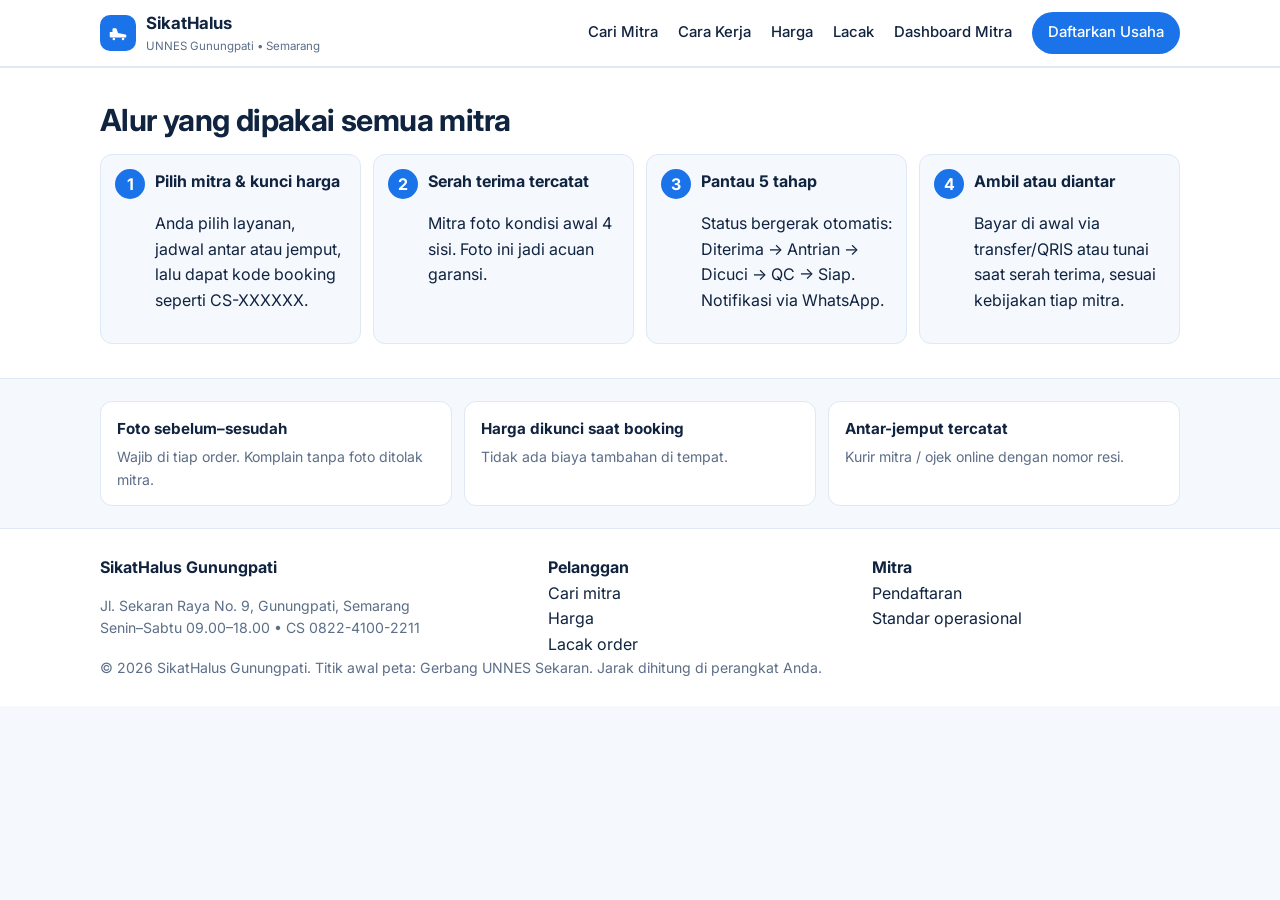
<file: cara-kerja.html>
<!DOCTYPE html>
<html lang="id">
<head>
<meta charset="UTF-8">
<meta name="viewport" content="width=device-width, initial-scale=1.0">
<title>Cara Kerja — SikatHalus Semarang</title>
<meta name="description" content="Alur dan standar operasional cuci sepatu di StepClean UNNES Gunungpati.">
<link rel="stylesheet" href="styles.css">
<link rel="preconnect" href="https://fonts.googleapis.com">
<link rel="preconnect" href="https://fonts.gstatic.com" crossorigin>
<link href="https://fonts.googleapis.com/css2?family=Inter:wght@400;500;600;700&display=swap" rel="stylesheet">
</head>
<body>

<header class="topbar">
  <div class="wrap topbar-inner">
    <a class="brand" href="index.html" aria-label="StepClean beranda">
      <span class="brand-mark" aria-hidden="true"><svg width="22" height="22" viewBox="0 0 24 24" fill="none"><path d="M3 16.5C3 16.5 6 17 8.5 17H20C20.5 17 21 16.6 21 16V14.5C21 14 20.6 13.6 20.1 13.5L12 12L10.5 7.5C10.4 7 10 6.7 9.5 6.7H7C6.4 6.7 6 7.1 6 7.7V11H3V16.5Z" fill="currentColor"/><circle cx="7.5" cy="18.5" r="1.4" fill="currentColor"/><circle cx="17.5" cy="18.5" r="1.4" fill="currentColor"/></svg></span>
      <span class="brand-text">SikatHalus <em>UNNES Gunungpati • Semarang</em></span>
    </a>
    <!-- NAVIGASI BARU DI index.html -->
  <nav class="nav" aria-label="Navigasi utama">
    <a href="mitra.html">Cari Mitra</a>
    <a href="cara-kerja.html">Cara Kerja</a>
    <a href="harga.html">Harga</a>
    <a href="lacak.html">Lacak</a>
    <a href="dashboard.html">Dashboard Mitra</a>
    <a href="gabung.html" class="nav-cta">Daftarkan Usaha</a>
  </nav>
    <button class="menu-btn" id="menuBtn" aria-label="Buka menu" aria-expanded="false">Menu</button>
  </div>
  <div class="mobile-nav" id="mobileNav" hidden>
    <a href="mitra.html">Cari Mitra</a>
    <a href="cara-kerja.html">Cara Kerja</a>
    <a href="harga.html">Harga</a>
    <a href="lacak.html">Lacak</a>
    <a href="dashboard.html">Dashboard Mitra</a>
    <a href="gabung.html" class="nav-cta">Daftarkan Usaha</a>
  </div>
</header>

<main>
  <!-- CARA KERJA -->
  <section id="cara" class="section band">
    <div class="wrap">
      <h2>Alur yang dipakai semua mitra</h2>
      <ol class="steps">
        <li><span>1</span><div><strong>Pilih mitra & kunci harga</strong><p>Anda pilih layanan, jadwal antar atau jemput, lalu dapat kode booking seperti CS-XXXXXX.</p></div></li>
        <li><span>2</span><div><strong>Serah terima tercatat</strong><p>Mitra foto kondisi awal 4 sisi. Foto ini jadi acuan garansi.</p></div></li>
        <li><span>3</span><div><strong>Pantau 5 tahap</strong><p>Status bergerak otomatis: Diterima → Antrian → Dicuci → QC → Siap. Notifikasi via WhatsApp.</p></div></li>
        <li><span>4</span><div><strong>Ambil atau diantar</strong><p>Bayar di awal via transfer/QRIS atau tunai saat serah terima, sesuai kebijakan tiap mitra.</p></div></li>
      </ol>
    </div>
  </section>

    <!-- TRUST BAR -->
  <section class="trust wrap" aria-label="Jaminan layanan">
    <div><strong>Foto sebelum–sesudah</strong><p>Wajib di tiap order. Komplain tanpa foto ditolak mitra.</p></div>
    <div><strong>Harga dikunci saat booking</strong><p>Tidak ada biaya tambahan di tempat.</p></div>
    <div><strong>Antar-jemput tercatat</strong><p>Kurir mitra / ojek online dengan nomor resi.</p></div>
  </section>
</main>

<footer>
  <div class="wrap foot-grid">
    <div><strong>SikatHalus Gunungpati</strong><p class="muted small">Jl. Sekaran Raya No. 9, Gunungpati, Semarang<br>Senin–Sabtu 09.00–18.00 • CS 0822-4100-2211</p></div>
    <div><strong>Pelanggan</strong><br><a href="mitra.html">Cari mitra</a><br><a href="harga.html">Harga</a><br><a href="lacak.html">Lacak order</a></div>
    <div><strong>Mitra</strong><br><a href="gabung.html">Pendaftaran</a><br><a href="#cara">Standar operasional</a></div>
  </div>
  <p class="wrap muted small">© 2026 SikatHalus Gunungpati. Titik awal peta: Gerbang UNNES Sekaran. Jarak dihitung di perangkat Anda.</p>
</footer>

<script src="data.js"></script>
<script src="common.js"></script>
</body>
</html>
</file>
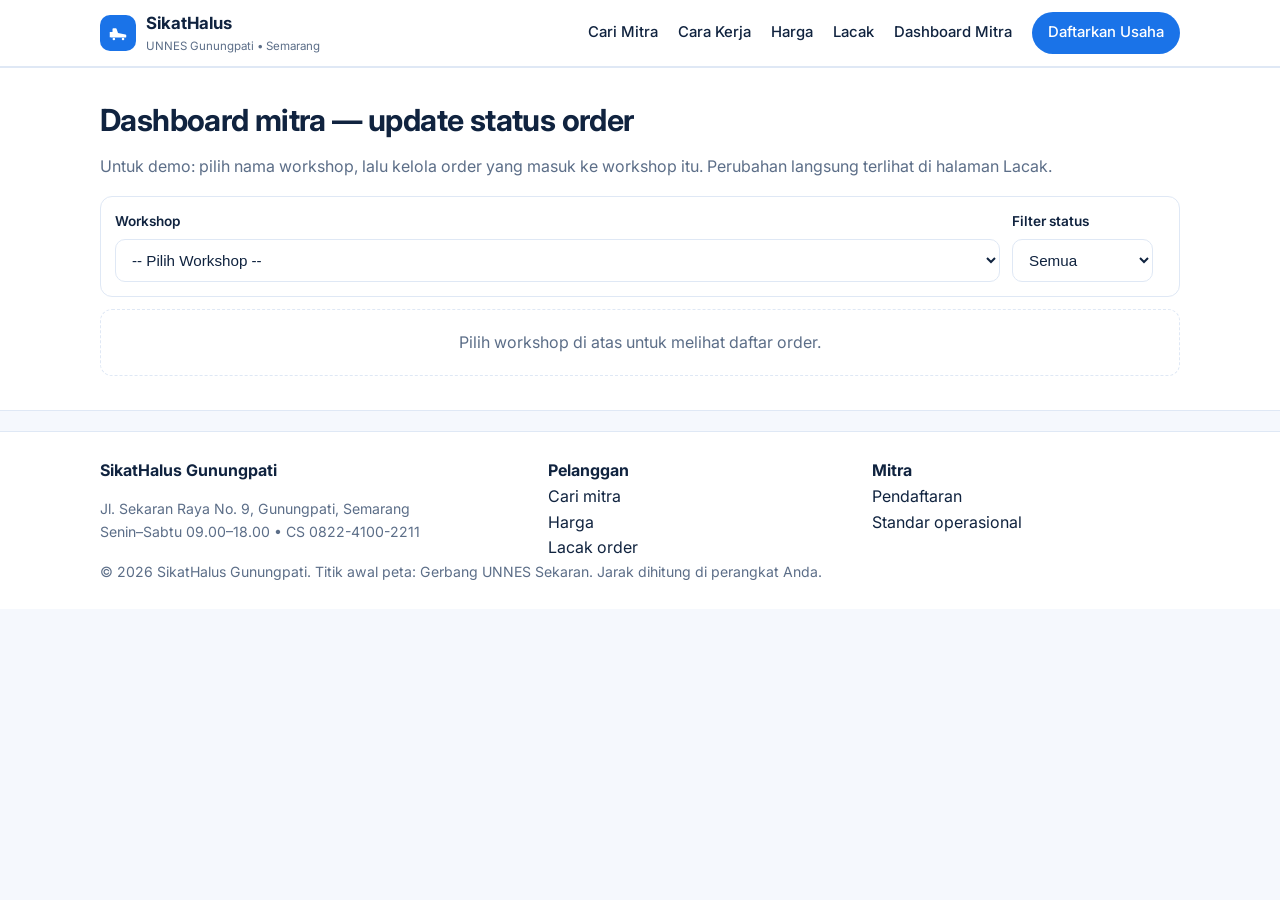
<file: dashboard.html>
<!DOCTYPE html>
<html lang="id">
<head>
<meta charset="UTF-8">
<meta name="viewport" content="width=device-width, initial-scale=1.0">
<title>Dashboard Mitra — SikatHalus Semarang</title>
<meta name="description" content="Panel pengelola pesanan dan status pengerjaan cuci sepatu untuk Mitra StepClean.">
<link rel="stylesheet" href="styles.css">
<link rel="preconnect" href="https://fonts.googleapis.com">
<link rel="preconnect" href="https://fonts.gstatic.com" crossorigin>
<link href="https://fonts.googleapis.com/css2?family=Inter:wght@400;500;600;700&display=swap" rel="stylesheet">
</head>
<body>

<header class="topbar">
  <div class="wrap topbar-inner">
    <a class="brand" href="index.html" aria-label="StepClean beranda">
      <span class="brand-mark" aria-hidden="true"><svg width="22" height="22" viewBox="0 0 24 24" fill="none"><path d="M3 16.5C3 16.5 6 17 8.5 17H20C20.5 17 21 16.6 21 16V14.5C21 14 20.6 13.6 20.1 13.5L12 12L10.5 7.5C10.4 7 10 6.7 9.5 6.7H7C6.4 6.7 6 7.1 6 7.7V11H3V16.5Z" fill="currentColor"/><circle cx="7.5" cy="18.5" r="1.4" fill="currentColor"/><circle cx="17.5" cy="18.5" r="1.4" fill="currentColor"/></svg></span>
      <span class="brand-text">SikatHalus <em>UNNES Gunungpati • Semarang</em></span>
    </a>
    <!-- NAVIGASI BARU DI index.html -->
  <nav class="nav" aria-label="Navigasi utama">
    <a href="mitra.html">Cari Mitra</a>
    <a href="cara-kerja.html">Cara Kerja</a>
    <a href="harga.html">Harga</a>
    <a href="lacak.html">Lacak</a>
    <a href="dashboard.html">Dashboard Mitra</a>
    <a href="gabung.html" class="nav-cta">Daftarkan Usaha</a>
  </nav>
    <button class="menu-btn" id="menuBtn" aria-label="Buka menu" aria-expanded="false">Menu</button>
  </div>
  <div class="mobile-nav" id="mobileNav" hidden>
     <a href="mitra.html">Cari Mitra</a>
    <a href="cara-kerja.html">Cara Kerja</a>
    <a href="harga.html">Harga</a>
    <a href="lacak.html">Lacak</a>
    <a href="dashboard.html">Dashboard Mitra</a>
    <a href="gabung.html" class="nav-cta">Daftarkan Usaha</a>
  </div>
</header>

<main>
  <section id="dashboard" class="section band">
    <div class="wrap">
      <h2>Dashboard mitra — update status order</h2>
      <p class="muted">Untuk demo: pilih nama workshop, lalu kelola order yang masuk ke workshop itu. Perubahan langsung terlihat di halaman Lacak.</p>
      <div class="filters">
        <label class="field grow">Workshop
          <select id="dMitra"></select>
        </label>
        <label class="field">Filter status
          <select id="dFilter">
            <option value="">Semua</option>
            <option value="aktif">Belum selesai</option>
            <option value="selesai">Selesai</option>
          </select>
        </label>
        <div class="dash-stats" id="dashStats"></div>
      </div>
      <div id="dashList" class="dash-list"></div>
    </div>
  </section>
</main>

<footer>
  <div class="wrap foot-grid">
    <div><strong>SikatHalus Gunungpati</strong><p class="muted small">Jl. Sekaran Raya No. 9, Gunungpati, Semarang<br>Senin–Sabtu 09.00–18.00 • CS 0822-4100-2211</p></div>
    <div><strong>Pelanggan</strong><br><a href="#mitra">Cari mitra</a><br><a href="#harga">Harga</a><br><a href="#lacak">Lacak order</a></div>
    <div><strong>Mitra</strong><br><a href="#gabung">Pendaftaran</a><br><a href="#cara">Standar operasional</a></div>
  </div>
  <p class="wrap muted small">© 2026 SikatHalus Gunungpati. Titik awal peta: Gerbang UNNES Sekaran. Jarak dihitung di perangkat Anda.</p>
</footer>

<script src="data.js"></script>
<script src="common.js"></script>
<script src="dashboard.js"></script>
</body>
</html>
</file>
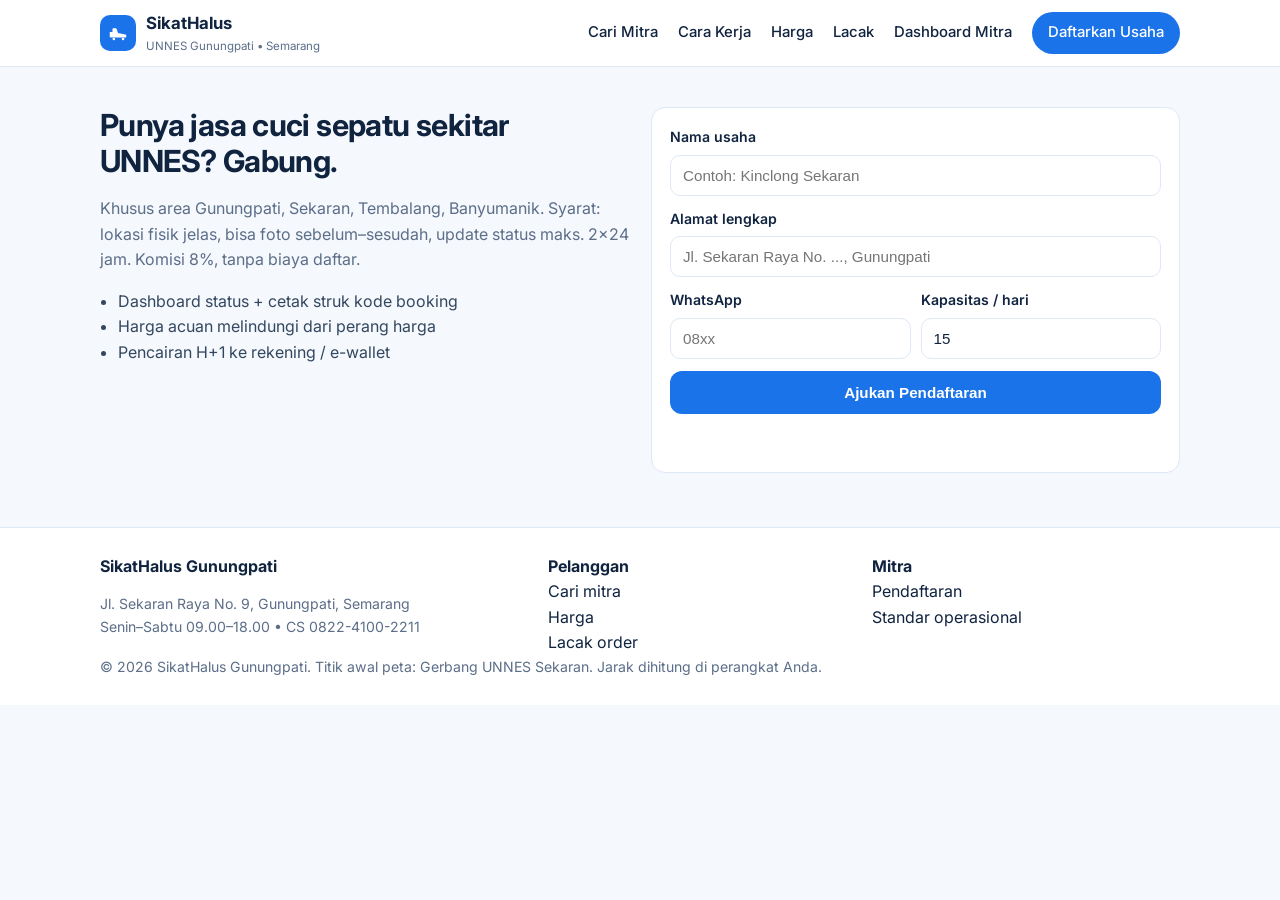
<file: gabung.html>
<!DOCTYPE html>
<html lang="id">
<head>
<meta charset="UTF-8">
<meta name="viewport" content="width=device-width, initial-scale=1.0">
<title>Pendaftaran Mitra — SikatHalus Semarang</title>
<meta name="description" content="Daftarkan usaha jasa cuci sepatu Anda menjadi mitra StepClean Sekaran UNNES Gunungpati.">
<link rel="stylesheet" href="styles.css">
<link rel="preconnect" href="https://fonts.googleapis.com">
<link rel="preconnect" href="https://fonts.gstatic.com" crossorigin>
<link href="https://fonts.googleapis.com/css2?family=Inter:wght@400;500;600;700&display=swap" rel="stylesheet">
</head>
<body>

<header class="topbar">
  <div class="wrap topbar-inner">
    <a class="brand" href="index.html" aria-label="StepClean beranda">
      <span class="brand-mark" aria-hidden="true"><svg width="22" height="22" viewBox="0 0 24 24" fill="none"><path d="M3 16.5C3 16.5 6 17 8.5 17H20C20.5 17 21 16.6 21 16V14.5C21 14 20.6 13.6 20.1 13.5L12 12L10.5 7.5C10.4 7 10 6.7 9.5 6.7H7C6.4 6.7 6 7.1 6 7.7V11H3V16.5Z" fill="currentColor"/><circle cx="7.5" cy="18.5" r="1.4" fill="currentColor"/><circle cx="17.5" cy="18.5" r="1.4" fill="currentColor"/></svg></span>
      <span class="brand-text">SikatHalus <em>UNNES Gunungpati • Semarang</em></span>
    </a>
    <!-- NAVIGASI BARU DI index.html -->
  <nav class="nav" aria-label="Navigasi utama">
    <a href="mitra.html">Cari Mitra</a>
    <a href="cara-kerja.html">Cara Kerja</a>
    <a href="harga.html">Harga</a>
    <a href="lacak.html">Lacak</a>
    <a href="dashboard.html">Dashboard Mitra</a>
    <a href="gabung.html" class="nav-cta">Daftarkan Usaha</a>
  </nav>
    <button class="menu-btn" id="menuBtn" aria-label="Buka menu" aria-expanded="false">Menu</button>
  </div>
  <div class="mobile-nav" id="mobileNav" hidden>
    <a href="mitra.html">Cari Mitra</a>
    <a href="cara-kerja.html">Cara Kerja</a>
    <a href="harga.html">Harga</a>
    <a href="lacak.html">Lacak</a>
    <a href="dashboard.html">Dashboard Mitra</a>
    <a href="gabung.html" class="nav-cta">Daftarkan Usaha</a>
  </div>
</header>

<main>
  <!-- GABUNG -->
  <section id="gabung" class="section wrap gabung" style="padding-top: 40px;">
    <div>
      <h2>Punya jasa cuci sepatu sekitar UNNES? Gabung.</h2>
      <p class="muted">Khusus area Gunungpati, Sekaran, Tembalang, Banyumanik. Syarat: lokasi fisik jelas, bisa foto sebelum–sesudah, update status maks. 2x24 jam. Komisi 8%, tanpa biaya daftar.</p>
      <ul class="checklist">
        <li>Dashboard status + cetak struk kode booking</li>
        <li>Harga acuan melindungi dari perang harga</li>
        <li>Pencairan H+1 ke rekening / e-wallet</li>
      </ul>
    </div>
    <form id="mitraForm" class="card-form">
      <label>Nama usaha<input required placeholder="Contoh: Kinclong Sekaran"></label>
      <label>Alamat lengkap<input required placeholder="Jl. Sekaran Raya No. ..., Gunungpati"></label>
      <div class="row2">
        <label>WhatsApp<input required placeholder="08xx" inputmode="tel"></label>
        <label>Kapasitas / hari<input type="number" min="1" value="15"></label>
      </div>
      <button class="btn primary" type="submit">Ajukan Pendaftaran</button>
      <p class="muted small" id="mitraMsg" role="status"></p>
    </form>
  </section>
</main>

<footer>
  <div class="wrap foot-grid">
    <div><strong>SikatHalus Gunungpati</strong><p class="muted small">Jl. Sekaran Raya No. 9, Gunungpati, Semarang<br>Senin–Sabtu 09.00–18.00 • CS 0822-4100-2211</p></div>
    <div><strong>Pelanggan</strong><br><a href="mitra.html">Cari mitra</a><br><a href="harga.html">Harga</a><br><a href="lacak.html">Lacak order</a></div>
    <div><strong>Mitra</strong><br><a href="gabung.html">Pendaftaran</a><br><a href="#cara">Standar operasional</a></div>
  </div>
  <p class="wrap muted small">© 2026 SikatHalus Gunungpati. Titik awal peta: Gerbang UNNES Sekaran. Jarak dihitung di perangkat Anda.</p>
</footer>

<script src="data.js"></script>
<script src="common.js"></script>
<script>
  document.getElementById("mitraForm").addEventListener("submit", e => {
    e.preventDefault();
    document.getElementById("mitraMsg").textContent = "Pengajuan diterima. Survei lokasi maks. 2 hari kerja via WhatsApp.";
    e.target.reset();
  });
</script>
</body>
</html>
</file>
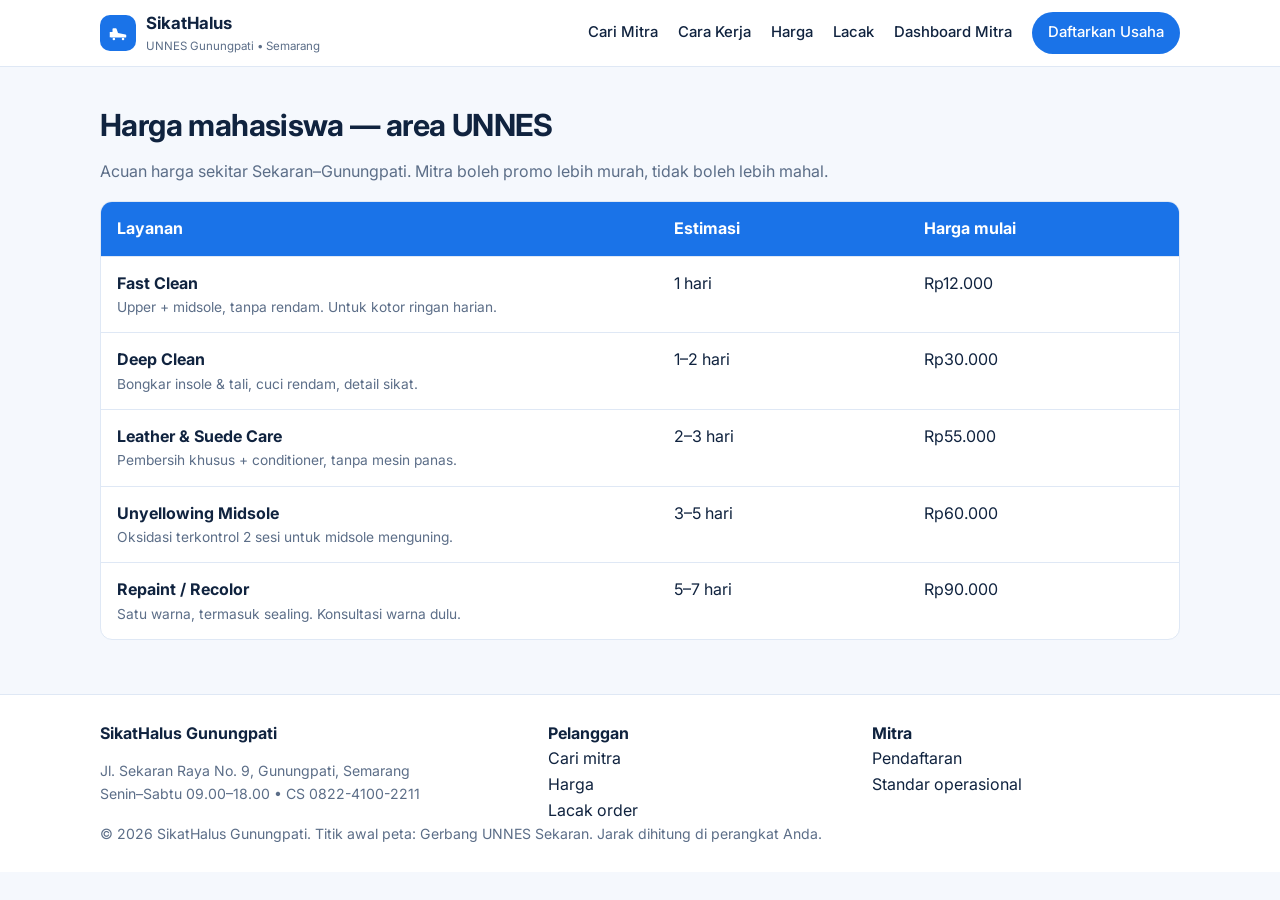
<file: harga.html>
<!DOCTYPE html>
<html lang="id">
<head>
<meta charset="UTF-8">
<meta name="viewport" content="width=device-width, initial-scale=1.0">
<title>Daftar Harga — SikatHalus Semarang</title>
<meta name="description" content="Daftar harga cuci sepatu standar mahasiswa area UNNES Sekaran dan Gunungpati.">
<link rel="stylesheet" href="styles.css">
<link rel="preconnect" href="https://fonts.googleapis.com">
<link rel="preconnect" href="https://fonts.gstatic.com" crossorigin>
<link href="https://fonts.googleapis.com/css2?family=Inter:wght@400;500;600;700&display=swap" rel="stylesheet">
</head>
<body>

<header class="topbar">
  <div class="wrap topbar-inner">
    <a class="brand" href="index.html" aria-label="StepClean beranda">
      <span class="brand-mark" aria-hidden="true"><svg width="22" height="22" viewBox="0 0 24 24" fill="none"><path d="M3 16.5C3 16.5 6 17 8.5 17H20C20.5 17 21 16.6 21 16V14.5C21 14 20.6 13.6 20.1 13.5L12 12L10.5 7.5C10.4 7 10 6.7 9.5 6.7H7C6.4 6.7 6 7.1 6 7.7V11H3V16.5Z" fill="currentColor"/><circle cx="7.5" cy="18.5" r="1.4" fill="currentColor"/><circle cx="17.5" cy="18.5" r="1.4" fill="currentColor"/></svg></span>
      <span class="brand-text">SikatHalus <em>UNNES Gunungpati • Semarang</em></span>
    </a>
    <!-- NAVIGASI BARU DI index.html -->
  <nav class="nav" aria-label="Navigasi utama">
    <a href="mitra.html">Cari Mitra</a>
    <a href="cara-kerja.html">Cara Kerja</a>
    <a href="harga.html">Harga</a>
    <a href="lacak.html">Lacak</a>
    <a href="dashboard.html">Dashboard Mitra</a>
    <a href="gabung.html" class="nav-cta">Daftarkan Usaha</a>
  </nav>
    <button class="menu-btn" id="menuBtn" aria-label="Buka menu" aria-expanded="false">Menu</button>
  </div>
  <div class="mobile-nav" id="mobileNav" hidden>
    <a href="mitra.html">Cari Mitra</a>
    <a href="cara-kerja.html">Cara Kerja</a>
    <a href="harga.html">Harga</a>
    <a href="lacak.html">Lacak</a>
    <a href="dashboard.html">Dashboard Mitra</a>
    <a href="gabung.html" class="nav-cta">Daftarkan Usaha</a>
  </div>
</header>

<main>
  <!-- HARGA -->
  <section id="harga" class="section wrap" style="padding-top: 40px;">
    <h2>Harga mahasiswa — area UNNES</h2>
    <p class="muted">Acuan harga sekitar Sekaran–Gunungpati. Mitra boleh promo lebih murah, tidak boleh lebih mahal.</p>
    <div class="price-table" role="table" aria-label="Daftar harga">
      <div role="row" class="price-head"><span>Layanan</span><span>Estimasi</span><span>Harga mulai</span></div>
      <div role="row"><span><strong>Fast Clean</strong><em>Upper + midsole, tanpa rendam. Untuk kotor ringan harian.</em></span><span>1 hari</span><span>Rp12.000</span></div>
      <div role="row"><span><strong>Deep Clean</strong><em>Bongkar insole & tali, cuci rendam, detail sikat.</em></span><span>1–2 hari</span><span>Rp30.000</span></div>
      <div role="row"><span><strong>Leather & Suede Care</strong><em>Pembersih khusus + conditioner, tanpa mesin panas.</em></span><span>2–3 hari</span><span>Rp55.000</span></div>
      <div role="row"><span><strong>Unyellowing Midsole</strong><em>Oksidasi terkontrol 2 sesi untuk midsole menguning.</em></span><span>3–5 hari</span><span>Rp60.000</span></div>
      <div role="row"><span><strong>Repaint / Recolor</strong><em>Satu warna, termasuk sealing. Konsultasi warna dulu.</em></span><span>5–7 hari</span><span>Rp90.000</span></div>
    </div>
  </section>
</main>

<footer>
  <div class="wrap foot-grid">
    <div><strong>SikatHalus Gunungpati</strong><p class="muted small">Jl. Sekaran Raya No. 9, Gunungpati, Semarang<br>Senin–Sabtu 09.00–18.00 • CS 0822-4100-2211</p></div>
    <div><strong>Pelanggan</strong><br><a href="mitra.html">Cari mitra</a><br><a href="harga.html">Harga</a><br><a href="lacak.html">Lacak order</a></div>
    <div><strong>Mitra</strong><br><a href="gabung.html">Pendaftaran</a><br><a href="#cara">Standar operasional</a></div>
  </div>
  <p class="wrap muted small">© 2026 SikatHalus Gunungpati. Titik awal peta: Gerbang UNNES Sekaran. Jarak dihitung di perangkat Anda.</p>
</footer>

<script src="data.js"></script>
<script src="common.js"></script>
</body>
</html>
</file>
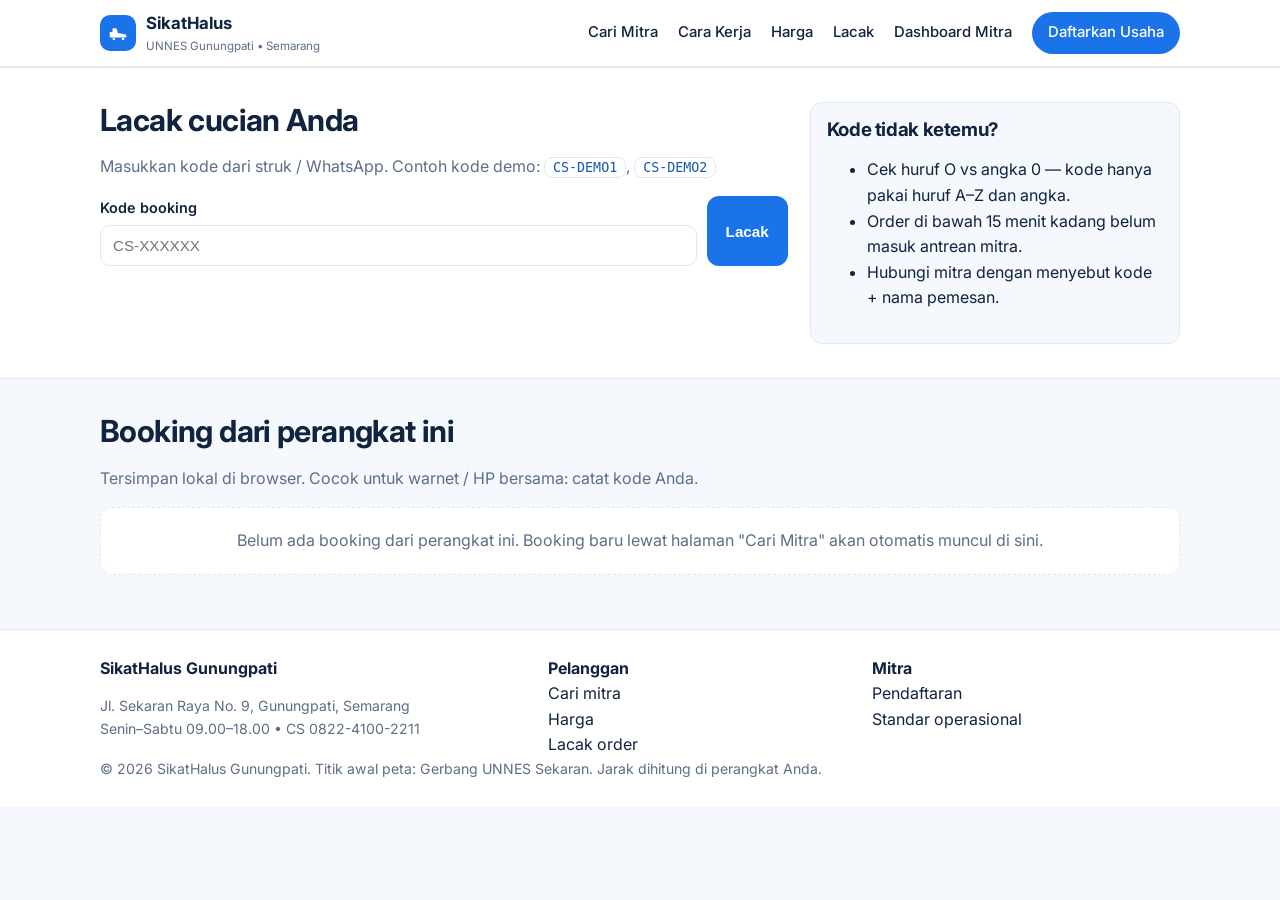
<file: lacak.html>
<!DOCTYPE html>
<html lang="id">
<head>
<meta charset="UTF-8">
<meta name="viewport" content="width=device-width, initial-scale=1.0">
<title>Lacak Status Order — SikatHalus Semarang</title>
<meta name="description" content="Lacak progres pencucian sepatu Anda secara real-time di mitra StepClean.">
<link rel="stylesheet" href="styles.css">
<link rel="preconnect" href="https://fonts.googleapis.com">
<link rel="preconnect" href="https://fonts.gstatic.com" crossorigin>
<link href="https://fonts.googleapis.com/css2?family=Inter:wght@400;500;600;700&display=swap" rel="stylesheet">
</head>
<body>

<header class="topbar">
  <div class="wrap topbar-inner">
    <a class="brand" href="index.html" aria-label="StepClean beranda">
      <span class="brand-mark" aria-hidden="true"><svg width="22" height="22" viewBox="0 0 24 24" fill="none"><path d="M3 16.5C3 16.5 6 17 8.5 17H20C20.5 17 21 16.6 21 16V14.5C21 14 20.6 13.6 20.1 13.5L12 12L10.5 7.5C10.4 7 10 6.7 9.5 6.7H7C6.4 6.7 6 7.1 6 7.7V11H3V16.5Z" fill="currentColor"/><circle cx="7.5" cy="18.5" r="1.4" fill="currentColor"/><circle cx="17.5" cy="18.5" r="1.4" fill="currentColor"/></svg></span>
      <span class="brand-text">SikatHalus <em>UNNES Gunungpati • Semarang</em></span>
    </a>
    <!-- NAVIGASI BARU DI index.html -->
  <nav class="nav" aria-label="Navigasi utama">
    <a href="mitra.html">Cari Mitra</a>
    <a href="cara-kerja.html">Cara Kerja</a>
    <a href="harga.html">Harga</a>
    <a href="lacak.html">Lacak</a>
    <a href="dashboard.html">Dashboard Mitra</a>
    <a href="gabung.html" class="nav-cta">Daftarkan Usaha</a>
  </nav>
    <button class="menu-btn" id="menuBtn" aria-label="Buka menu" aria-expanded="false">Menu</button>
  </div>
  <div class="mobile-nav" id="mobileNav" hidden>
    <a href="mitra.html">Cari Mitra</a>
    <a href="cara-kerja.html">Cara Kerja</a>
    <a href="harga.html">Harga</a>
    <a href="lacak.html">Lacak</a>
    <a href="dashboard.html">Dashboard Mitra</a>
    <a href="gabung.html" class="nav-cta">Daftarkan Usaha</a>
  </div>
</header>

<main>
  <section id="lacak" class="section band">
    <div class="wrap lacak-grid">
      <div>
        <h2>Lacak cucian Anda</h2>
        <p class="muted">Masukkan kode dari struk / WhatsApp. Contoh kode demo: <button class="inline-code" data-demo="CS-DEMO1">CS-DEMO1</button>, <button class="inline-code" data-demo="CS-DEMO2">CS-DEMO2</button></p>
        <form id="trackForm" class="track-form">
          <label>Kode booking
            <input id="trackInput" placeholder="CS-XXXXXX" autocomplete="off" spellcheck="false">
          </label>
          <button class="btn primary" type="submit">Lacak</button>
        </form>
        <div id="trackResult" aria-live="polite"></div>
      </div>
      <div class="lacak-help">
        <h3>Kode tidak ketemu?</h3>
        <ul>
          <li>Cek huruf O vs angka 0 — kode hanya pakai huruf A–Z dan angka.</li>
          <li>Order di bawah 15 menit kadang belum masuk antrean mitra.</li>
          <li>Hubungi mitra dengan menyebut kode + nama pemesan.</li>
        </ul>
      </div>
    </div>
  </section>

  <section class="section wrap">
    <h2>Booking dari perangkat ini</h2>
    <p class="muted">Tersimpan lokal di browser. Cocok untuk warnet / HP bersama: catat kode Anda.</p>
    <div id="myOrders" class="my-orders"></div>
  </section>

  
</main>

<footer>
  <div class="wrap foot-grid">
    <div><strong>SikatHalus Gunungpati</strong><p class="muted small">Jl. Sekaran Raya No. 9, Gunungpati, Semarang<br>Senin–Sabtu 09.00–18.00 • CS 0822-4100-2211</p></div>
    <div><strong>Pelanggan</strong><br><a href="mitra.html">Cari mitra</a><br><a href="harga.html">Harga</a><br><a href="lacak.html">Lacak order</a></div>
    <div><strong>Mitra</strong><br><a href="gabung.html">Pendaftaran</a><br><a href="#cara">Standar operasional</a></div>
  </div>
  <p class="wrap muted small">© 2026 SikatHalus Gunungpati. Titik awal peta: Gerbang UNNES Sekaran. Jarak dihitung di perangkat Anda.</p>
</footer>

<script src="data.js"></script>
<script src="common.js"></script>
<script src="lacak.js"></script>
</body>
</html>
</file>
<file: styles.css>
:root{
  --bg:#F5F8FD; --surface:#FFFFFF; --ink:#10233F; --muted:#5C6E88;
  --line:#DFE8F5; --brand:#1A73E8; --brand-dark:#1558B0; --brand-soft:#E8F0FE;
  --danger:#D93025; --radius:14px; --wrap:1120px;
  --shadow:0 8px 24px rgba(16,35,63,.07);
}
*{box-sizing:border-box}
html{scroll-behavior:smooth}
body{margin:0;background:var(--bg);color:var(--ink);font-family:Inter,system-ui,-apple-system,"Segoe UI",Roboto,sans-serif;line-height:1.6}
h1,h2,h3{font-family:Inter,system-ui,sans-serif;line-height:1.2;letter-spacing:-.02em;margin:0 0 .5rem;font-weight:700}
h1{font-size:clamp(2rem,4.5vw,3rem)}
h2{font-size:clamp(1.35rem,2.4vw,1.9rem)}
a{color:var(--brand)}
.wrap{max-width:var(--wrap);margin:0 auto;padding:0 20px}
.muted{color:var(--muted)} .small{font-size:.88rem}
.link{background:none;border:none;color:var(--brand);cursor:pointer;padding:0;text-decoration:underline;font-size:.9rem}

/* Topbar - fixed */
.topbar{position:sticky;top:0;z-index:100;background:rgba(255,255,255,.95);backdrop-filter:blur(10px);border-bottom:1px solid var(--line)}
.topbar-inner{display:flex;align-items:center;justify-content:space-between;height:66px;gap:16px}
.brand{display:flex;gap:10px;align-items:center;text-decoration:none;color:var(--ink);font-weight:700;font-size:1.05rem;white-space:nowrap}
.brand-mark{width:36px;height:36px;display:grid;place-items:center;background:var(--brand);color:#fff;border-radius:10px;flex:none}
.brand-text em{display:block;font-style:normal;font-weight:400;font-size:.72rem;color:var(--muted)}
.nav{display:flex;gap:20px;align-items:center}
.nav a{text-decoration:none;color:var(--ink);font-weight:500;font-size:.93rem;white-space:nowrap}
.nav a:hover{color:var(--brand)}
.nav-cta{background:var(--brand);color:#fff !important;border-radius:999px;padding:9px 16px !important;font-weight:600}
.nav-cta:hover{background:var(--brand-dark)}
.menu-btn{display:none;border:1px solid var(--line);background:#fff;border-radius:10px;padding:9px 14px;font-weight:600;cursor:pointer;color:var(--ink)}
.mobile-nav{display:none}
.mobile-nav[hidden]{display:none !important}

/* Hero */
.hero{display:grid;grid-template-columns:1.25fr .9fr;gap:28px;padding:36px 20px 10px}
.eyebrow{font-size:.78rem;font-weight:600;letter-spacing:.03em;color:var(--brand);background:var(--brand-soft);display:inline-block;padding:7px 12px;border-radius:999px;border:1px solid #CBDDFB}
.lede{font-size:1.06rem;color:#33475F;max-width:34rem}
.hero-actions{display:flex;gap:12px;margin:18px 0;flex-wrap:wrap}
.btn{border-radius:12px;padding:12px 18px;font-weight:600;border:1px solid transparent;cursor:pointer;font-size:.95rem;text-decoration:none;display:inline-block}
.btn.primary{background:var(--brand);color:#fff}
.btn.primary:hover{background:var(--brand-dark)}
.btn.ghost{background:#fff;border-color:var(--line);color:var(--ink)}
.btn.secondary{background:var(--ink);color:#fff}
.btn.full{width:100%}
.hero-meta{font-size:.88rem;color:var(--muted);background:#fff;border:1px solid var(--line);padding:9px 12px;border-radius:10px}
.hero-stats{display:grid;grid-template-columns:repeat(3,1fr);gap:10px;margin:18px 0 0;padding:0}
.hero-stats div{background:#fff;border:1px solid var(--line);border-radius:12px;padding:12px}
.hero-stats dt{font-weight:700;font-size:1.1rem}
.hero-stats dd{margin:0;color:var(--muted);font-size:.85rem}

.hero-card{background:var(--surface);border:1px solid var(--line);border-radius:var(--radius);box-shadow:var(--shadow);padding:18px;height:fit-content}
.hero-card-head{display:flex;justify-content:space-between;align-items:flex-start;gap:10px;border-bottom:1px solid var(--line);padding-bottom:12px;margin-bottom:8px}
.code{font-weight:700;margin:0}
.pill{font-size:.78rem;font-weight:600;padding:5px 10px;border-radius:999px;background:var(--brand-soft);color:var(--brand-dark);border:1px solid #CBDDFB;white-space:nowrap}
.timeline{list-style:none;margin:0;padding:0}
.timeline li{display:grid;grid-template-columns:22px 1fr;gap:10px;position:relative;padding:8px 0}
.timeline li:not(:last-child)::before{content:"";position:absolute;left:10px;top:26px;bottom:-6px;width:2px;background:var(--line)}
.timeline .dot{width:20px;height:20px;border-radius:50%;border:2px solid var(--line);background:#fff;margin-top:2px}
.timeline li.done .dot{background:var(--brand);border-color:var(--brand)}
.timeline li.active .dot{border-color:var(--brand);box-shadow:0 0 0 5px var(--brand-soft)}
.timeline strong{font-size:.95rem}
.timeline p{margin:2px 0 0;color:var(--muted);font-size:.85rem}

/* Trust */
.trust{display:grid;grid-template-columns:repeat(3,1fr);gap:12px;margin:22px auto}
.trust div{background:#fff;color:var(--ink);border:1px solid var(--line);border-radius:12px;padding:14px 16px}
.trust strong{font-size:.95rem}
.trust p{margin:4px 0 0;font-size:.88rem;color:var(--muted)}

/* Sections */
.section{padding:34px 20px}
.section-head{display:flex;justify-content:space-between;align-items:end;gap:16px;flex-wrap:wrap}
.band{background:#fff;border-top:1px solid var(--line);border-bottom:1px solid var(--line)}
.filters{display:flex;gap:12px;flex-wrap:wrap;align-items:end;background:#fff;border:1px solid var(--line);border-radius:12px;padding:14px;margin:16px 0 10px}
.field{display:flex;flex-direction:column;gap:6px;font-size:.85rem;font-weight:600}
.field input,.field select,.card-form input,.track-form input,.modal input,.modal select{border:1px solid var(--line);border-radius:10px;padding:11px 12px;font-size:.95rem;background:#fff;width:100%;color:var(--ink)}
.field input:focus,.field select:focus,.card-form input:focus{outline:2px solid var(--brand-soft);border-color:var(--brand)}
.field.grow{flex:1;min-width:220px}
.check{display:flex;gap:8px;align-items:center;font-size:.9rem;padding-bottom:10px}
.grid{display:grid;grid-template-columns:repeat(2,1fr);gap:14px;margin-top:0}
.mitra-layout{display:grid;grid-template-columns:380px 1fr;gap:16px;margin-top:12px;align-items:start}
.map-box{position:sticky;top:82px}
#map{height:520px;border:1px solid var(--line);border-radius:14px;background:#EAF1FA;z-index:1}
.map-note{margin:8px 2px}
.leaflet-popup-content{font-family:Inter,sans-serif;font-size:.85rem;line-height:1.4}
.card{background:#fff;border:1px solid var(--line);border-radius:14px;padding:16px;display:flex;flex-direction:column;gap:10px}
.card-top{display:flex;justify-content:space-between;gap:8px;align-items:start}
.card h3{font-size:1.05rem;margin:0}
.badge{font-size:.75rem;font-weight:600;background:var(--brand-soft);color:var(--brand-dark);border:1px solid #CBDDFB;padding:4px 10px;border-radius:999px;white-space:nowrap}
.badge.closed{background:#FCE8E6;color:var(--danger);border-color:#F5C6C2}
.card address{font-style:normal;color:var(--muted);font-size:.88rem}
.card-meta{display:flex;flex-wrap:wrap;gap:8px;font-size:.82rem;color:#33475F}
.card-meta span{background:#F1F6FD;border:1px solid var(--line);padding:4px 10px;border-radius:999px}
.card-foot{display:flex;justify-content:space-between;align-items:center;margin-top:auto;padding-top:10px;border-top:1px solid var(--line);gap:8px;flex-wrap:wrap}
.price{font-weight:800}
.card-foot button{background:var(--brand);color:#fff;border:none;border-radius:10px;padding:10px 16px;cursor:pointer;font-weight:600}
.card-foot button:hover{background:var(--brand-dark)}
.card-actions{display:flex;gap:8px}
.btn-small{border-radius:10px;padding:9px 13px;font-weight:600;cursor:pointer;font-size:.86rem;border:1px solid var(--line);background:#fff;color:var(--ink);text-decoration:none;display:inline-block}
.btn-small.dark{background:var(--brand);color:#fff;border-color:var(--brand)}
.btn-small.dark:hover{background:var(--brand-dark)}
.empty{background:#fff;border:1px dashed var(--line);border-radius:12px;padding:20px;text-align:center;color:var(--muted);grid-column:1/-1}

/* Steps */
.steps{list-style:none;display:grid;grid-template-columns:repeat(4,1fr);gap:12px;padding:0;margin:16px 0 0}
.steps li{background:#F5F8FD;border:1px solid var(--line);border-radius:12px;padding:14px;display:flex;gap:10px}
.steps span{width:30px;height:30px;flex:none;display:grid;place-items:center;background:var(--brand);color:#fff;border-radius:50%;font-weight:700}

/* Price table */
.price-table{border:1px solid var(--line);border-radius:12px;overflow:hidden;background:#fff;margin-top:14px}
.price-table [role=row]{display:grid;grid-template-columns:1.6fr .7fr .7fr;gap:10px;padding:14px 16px;border-top:1px solid var(--line)}
.price-table [role=row]:first-child{border-top:none}
.price-head{background:var(--brand);color:#fff;font-weight:700}
.price-table em{display:block;font-style:normal;color:var(--muted);font-size:.86rem;font-weight:400}

/* Lacak */
.lacak-grid{display:grid;grid-template-columns:1.3fr .7fr;gap:22px}
.track-form{display:flex;gap:10px;margin:12px 0}
.track-form label{flex:1;font-weight:600;font-size:.9rem;display:flex;flex-direction:column;gap:6px}
.inline-code{background:#fff;border:1px solid var(--line);border-radius:8px;padding:2px 8px;cursor:pointer;font-family:ui-monospace,monospace;color:var(--brand-dark)}
.lacak-help{background:#F5F8FD;border:1px solid var(--line);border-radius:12px;padding:16px;height:fit-content}
.result-card{background:#fff;border:1px solid var(--line);border-radius:12px;padding:16px;margin-top:10px}
.my-orders{display:grid;gap:10px;margin-top:12px}
.order-row{display:flex;justify-content:space-between;gap:10px;background:#fff;border:1px solid var(--line);border-radius:10px;padding:10px 12px;align-items:center;flex-wrap:wrap}

/* Gabung */
.gabung{display:grid;grid-template-columns:1fr 1fr;gap:22px;align-items:start}
.checklist{padding-left:18px;color:#33475F}
.card-form{background:#fff;border:1px solid var(--line);border-radius:14px;padding:18px;display:flex;flex-direction:column;gap:12px}
.card-form label{font-size:.88rem;font-weight:600;display:flex;flex-direction:column;gap:6px}
.row2{display:grid;grid-template-columns:1fr 1fr;gap:10px}
.modal label{font-size:.88rem;font-weight:600;display:flex;flex-direction:column;gap:6px;margin-bottom:10px}
.total-row{display:flex;justify-content:space-between;background:#F1F6FD;border:1px solid var(--line);padding:10px 12px;border-radius:10px;margin:6px 0 12px}

/* Modal */
.modal-backdrop{position:fixed;inset:0;background:rgba(16,35,63,.5);display:grid;place-items:center;padding:18px;z-index:200}
.modal-backdrop[hidden]{display:none !important}
.modal{background:#fff;border-radius:16px;max-width:560px;width:100%;padding:18px;max-height:90vh;overflow:auto;border:1px solid var(--line)}
.modal-head{display:flex;justify-content:space-between;align-items:center;margin-bottom:8px}
.modal-head button{background:#F1F6FD;border:1px solid var(--line);border-radius:10px;padding:8px 12px;cursor:pointer}

/* Dashboard */
.dash-list{display:grid;gap:10px;margin-top:12px}
.dash-item{background:#fff;border:1px solid var(--line);border-radius:12px;padding:14px}
.dash-item .row{display:flex;justify-content:space-between;gap:10px;flex-wrap:wrap;align-items:center}
.dash-stats{display:flex;gap:8px;margin-left:auto}
.dash-stats span{background:var(--ink);color:#fff;border-radius:999px;padding:6px 12px;font-size:.82rem;font-weight:600}
.progress-btns{display:flex;gap:6px;flex-wrap:wrap;margin-top:10px}
.progress-btns button{border:1px solid var(--line);background:#F1F6FD;border-radius:8px;padding:7px 10px;cursor:pointer;font-size:.82rem;color:var(--ink)}
.progress-btns button.on{background:var(--brand);color:#fff;border-color:var(--brand)}
.struk{font-family:ui-monospace,Menlo,monospace;font-size:.82rem;background:#F7FAFF;border:1px dashed var(--line);padding:12px;border-radius:10px;white-space:pre-wrap}

/* Footer */
footer{background:#fff;color:var(--ink);margin-top:20px;padding:26px 0;border-top:1px solid var(--line)}
.foot-grid{display:grid;grid-template-columns:1.4fr 1fr 1fr;gap:16px}
footer a{color:var(--ink);text-decoration:none}
footer a:hover{color:var(--brand)}
footer .muted{color:var(--muted)}

@media(max-width:1020px){
  .nav{display:none}
  .menu-btn{display:block}
  .mobile-nav{display:flex;flex-direction:column;gap:2px;background:#fff;border-bottom:1px solid var(--line);padding:8px 20px 14px;position:absolute;top:66px;left:0;right:0;z-index:99;box-shadow:0 12px 24px rgba(16,35,63,.1)}
  .mobile-nav a{text-decoration:none;color:var(--ink);font-weight:600;padding:10px 4px;border-bottom:1px solid #EEF3FA}
  .mobile-nav a:last-child{border-bottom:none}
  .mitra-layout{grid-template-columns:1fr}
  .map-box{position:static}
  #map{height:340px}
  .hero,.lacak-grid,.gabung{grid-template-columns:1fr}
  .grid{grid-template-columns:1fr 1fr}
  .steps{grid-template-columns:1fr 1fr}
}
@media(min-width:1021px){
  .mobile-nav{display:none !important}
}
@media(max-width:600px){.grid{grid-template-columns:1fr}.steps{grid-template-columns:1fr}.row2{grid-template-columns:1fr}.trust{grid-template-columns:1fr}.track-form{flex-direction:column}}
</file>
